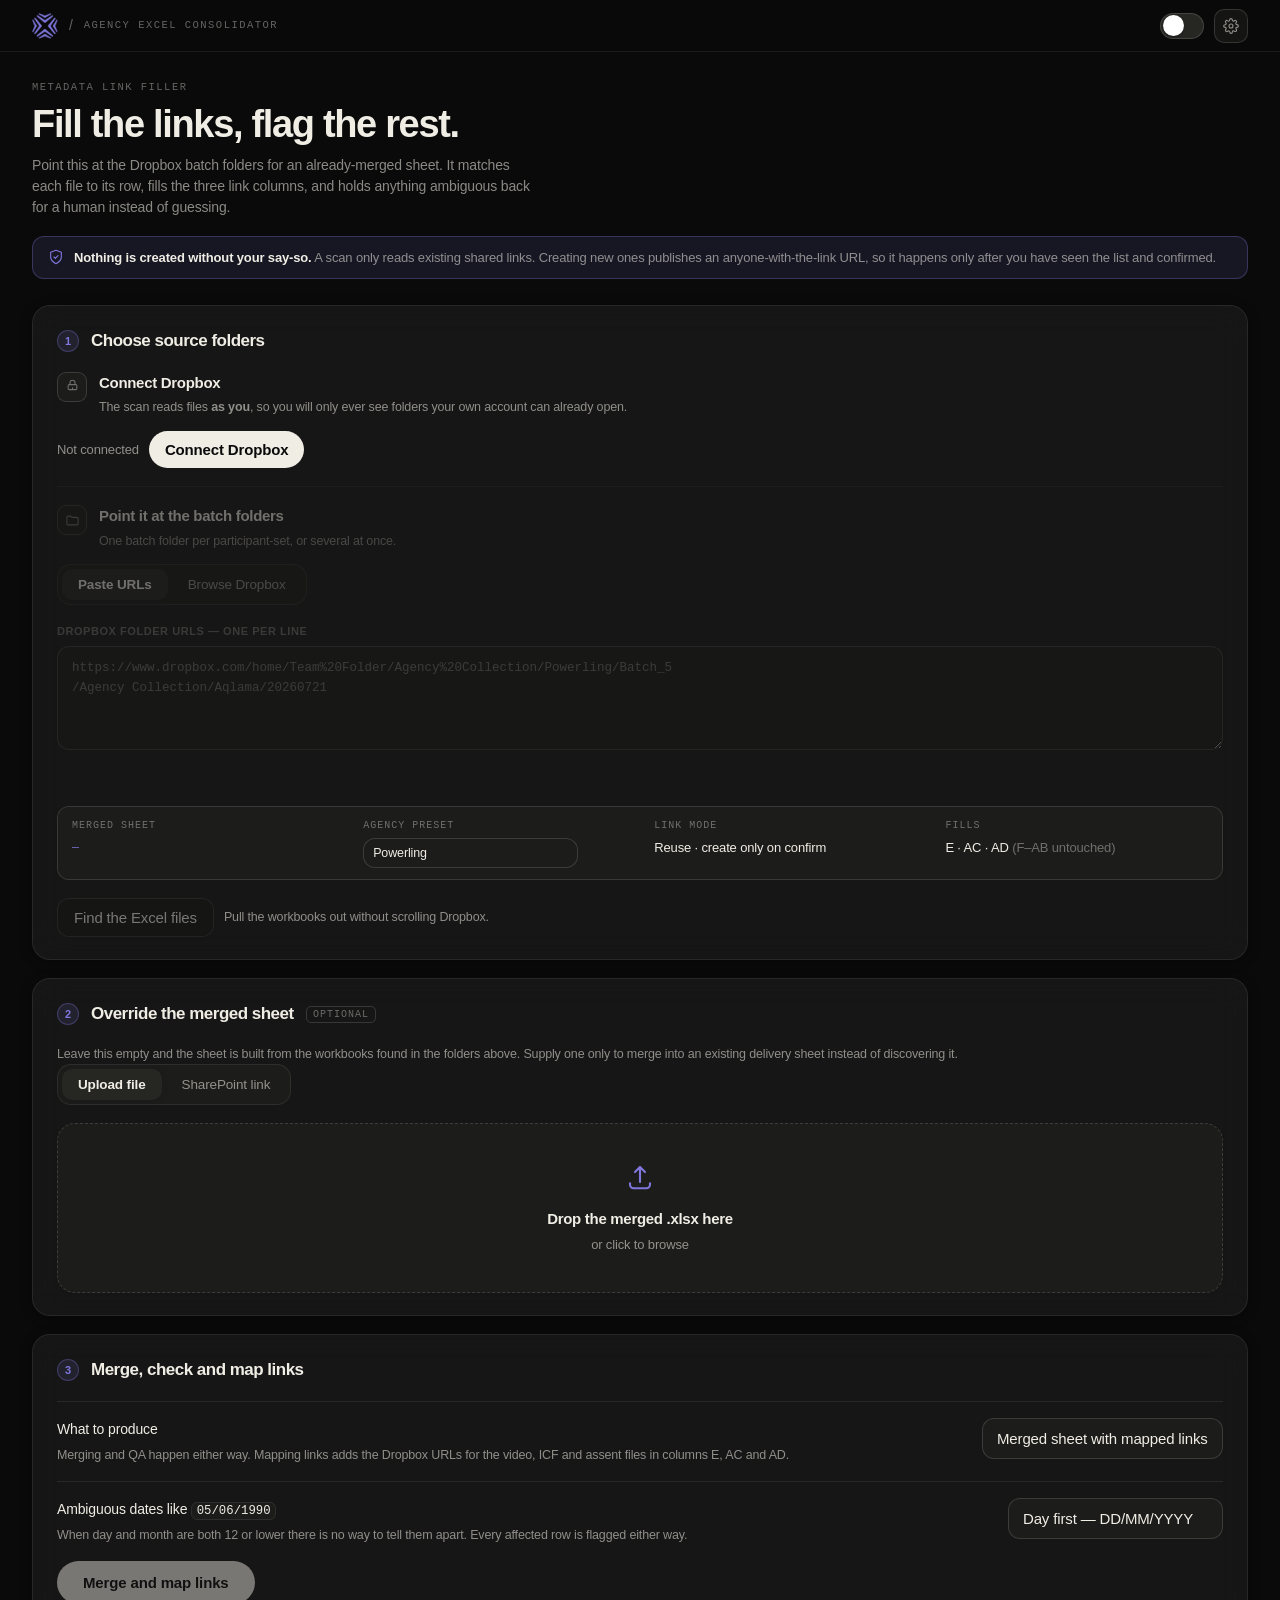
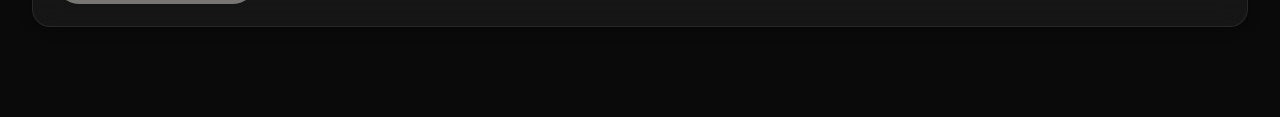
<file: index.html>
<!DOCTYPE html>
<html lang="en" data-theme="dark">
<head>
<meta charset="utf-8">
<meta name="viewport" content="width=device-width, initial-scale=1">
<title>Merge — Agency Excel Consolidator</title>
<link rel="icon" type="image/png" sizes="32x32" href="assets/favicon-32.png?v=17">
<link rel="apple-touch-icon" sizes="180x180" href="assets/favicon-180.png?v=17">
<link rel="stylesheet" href="css/styles.css?v=17">
</head>
<body>

<nav class="nav">
  <div class="nav-brand">
    <span class="nav-logo" role="img" aria-label="Centific Merge"></span>
    <span class="nav-sep">/</span>
    <span class="nav-sub">Agency Excel Consolidator</span>
  </div>
  <div class="nav-right">
    <button type="button" id="theme-toggle" class="theme-toggle" aria-label="Toggle light and dark theme"></button>
    <button type="button" id="settings-btn" class="icon-btn" aria-label="SharePoint settings">
      <svg class="ico" viewBox="0 0 24 24" aria-hidden="true">
        <circle cx="12" cy="12" r="3"/>
        <path d="M19.4 15a1.65 1.65 0 0 0 .33 1.82l.06.06a2 2 0 1 1-2.83 2.83l-.06-.06a1.65 1.65 0 0 0-1.82-.33 1.65 1.65 0 0 0-1 1.51V21a2 2 0 1 1-4 0v-.09A1.65 1.65 0 0 0 9 19.4a1.65 1.65 0 0 0-1.82.33l-.06.06a2 2 0 1 1-2.83-2.83l.06-.06a1.65 1.65 0 0 0 .33-1.82 1.65 1.65 0 0 0-1.51-1H3a2 2 0 1 1 0-4h.09A1.65 1.65 0 0 0 4.6 9a1.65 1.65 0 0 0-.33-1.82l-.06-.06a2 2 0 1 1 2.83-2.83l.06.06A1.65 1.65 0 0 0 9 4.6a1.65 1.65 0 0 0 1-1.51V3a2 2 0 1 1 4 0v.09a1.65 1.65 0 0 0 1 1.51 1.65 1.65 0 0 0 1.82-.33l.06-.06a2 2 0 1 1 2.83 2.83l-.06.06A1.65 1.65 0 0 0 19.4 9a1.65 1.65 0 0 0 1.51 1H21a2 2 0 1 1 0 4h-.09a1.65 1.65 0 0 0-1.51 1z"/>
      </svg>
    </button>
  </div>
</nav>

<main class="shell">


<div id="view-linkfiller">

  <header class="hero">
    <p class="hero-eyebrow">Metadata Link Filler</p>
    <h1 class="hero-title">Fill the links, flag the rest.</h1>
    <p class="hero-sub">
      Point this at the Dropbox batch folders for an already-merged sheet. It matches each file to its row, fills the
      three link columns, and holds anything ambiguous back for a human instead of guessing.
    </p>
    <div class="privacy-strip">
      <svg class="ico" viewBox="0 0 24 24" aria-hidden="true">
        <path d="M12 22s8-4 8-10V5l-8-3-8 3v7c0 6 8 10 8 10z"/>
        <path d="m9 12 2 2 4-4"/>
      </svg>
      <span><strong>Nothing is created without your say-so.</strong> A scan only reads existing shared links. Creating
        new ones publishes an anyone-with-the-link URL, so it happens only after you have seen the list and confirmed.</span>
    </div>
  </header>

  <section class="card">
    <div class="card-head">
      <span class="step">1</span>
      <h2>Choose source folders</h2>
    </div>

    <section class="sp-stage" id="lf-stage-connect">
      <div class="sp-stage-head">
        <span class="sp-marker" id="lf-marker-connect" aria-hidden="true">
          <svg class="ico" viewBox="0 0 24 24"><path d="M12 17v-3m-5 3h10a2 2 0 0 0 2-2v-4a2 2 0 0 0-2-2H7a2 2 0 0 0-2 2v4a2 2 0 0 0 2 2zM8 8V6a4 4 0 0 1 8 0v2"/></svg>
        </span>
        <div>
          <h3>Connect Dropbox</h3>
          <p class="hint">The scan reads files <strong>as you</strong>, so you will only ever see folders your own
            account can already open.</p>
        </div>
      </div>
      <div id="lf-unconfigured" class="notice notice-warn">
        <p><strong>This deployment isn't connected to Dropbox yet.</strong> It needs a one-time Dropbox app key.
          Whoever set this up can add it under
          <button type="button" class="linklike" id="lf-open-settings">Settings</button>.</p>
      </div>
      <div id="lf-scope-warning" class="notice notice-warn hidden"></div>
      <div class="sp-account" id="lf-account-row">
        <span id="lf-status" class="sp-status">Not connected</span>
        <button type="button" id="lf-connect" class="btn btn-primary">Connect Dropbox</button>
        <button type="button" id="lf-disconnect" class="btn btn-ghost hidden">Disconnect</button>
      </div>
    </section>

    <section class="sp-stage is-locked" id="lf-stage-folders">
      <div class="sp-stage-head">
        <span class="sp-marker" aria-hidden="true">
          <svg class="ico" viewBox="0 0 24 24"><path d="M3 7a2 2 0 0 1 2-2h4l2 2h8a2 2 0 0 1 2 2v8a2 2 0 0 1-2 2H5a2 2 0 0 1-2-2V7z"/></svg>
        </span>
        <div>
          <h3>Point it at the batch folders</h3>
          <p class="hint">One batch folder per participant-set, or several at once.</p>
        </div>
      </div>

      <div class="tabs" role="tablist">
        <button type="button" class="tab is-active" role="tab" data-srctab="paste" aria-selected="true">Paste URLs</button>
        <button type="button" class="tab" role="tab" data-srctab="browse" aria-selected="false">Browse Dropbox</button>
      </div>

      <div class="tab-panel is-active" data-srcpanel="paste">
        <label class="label" for="lf-urls">Dropbox folder URLs — one per line</label>
        <textarea id="lf-urls" rows="4" spellcheck="false" disabled
          placeholder="https://www.dropbox.com/home/Team%20Folder/Agency%20Collection/Powerling/Batch_5&#10;/Agency Collection/Aqlama/20260721"></textarea>
        <div id="lf-chips" class="chips"></div>
      </div>

      <div class="tab-panel" data-srcpanel="browse">
        <div class="tree">
          <div class="crumbs" id="lf-crumbs"></div>
          <div id="lf-nodes"></div>
        </div>
        <div class="srcbar">
          <span class="sum" id="lf-selcount">No folders selected</span>
          <button type="button" id="lf-clear-sel" class="linklike hidden">Clear</button>
          <button type="button" id="lf-use-selected" class="btn btn-secondary" disabled>Use selected folders</button>
        </div>
      </div>
    </section>

    <div class="cfgstrip">
      <div class="cfg"><div class="cfg-k">Merged sheet</div><div class="cfg-v mono" id="cfg-sheet">—</div></div>
      <div class="cfg"><div class="cfg-k">Agency preset</div><div class="cfg-v">
        <select id="lf-agency"><option value="Powerling">Powerling</option><option value="Aqlama">Aqlama</option></select>
      </div></div>
      <div class="cfg"><div class="cfg-k">Link mode</div><div class="cfg-v">Reuse · create only on confirm</div></div>
      <div class="cfg"><div class="cfg-k">Fills</div><div class="cfg-v">E · AC · AD <span class="cfg-mute">(F–AB untouched)</span></div></div>
    </div>

    <div class="lf-grab">
      <button type="button" id="lf-list-excels" class="btn btn-secondary" disabled>Find the Excel files</button>
      <button type="button" id="lf-zip-excels" class="btn btn-secondary hidden">Download all as .zip</button>
      <span class="hint" id="lf-grab-hint">Pull the workbooks out without scrolling Dropbox.</span>
    </div>

    <div id="lf-found-wrap" class="hidden">
      <div class="list-head">
        <h3>Excel files found <span id="lf-found-count" class="count-pill">0</span></h3>
        <button type="button" id="lf-find-files" class="linklike">Refresh</button>
      </div>
      <p class="hint">Every workbook discovered in the selected folders. Download one to inspect it if a
        merge reports unrecognised headers.</p>
      <ul id="lf-found-list" class="file-list"></ul>
    </div>

  </section>

  <section class="card">
    <div class="card-head">
      <span class="step">2</span>
      <h2>Override the merged sheet <span class="opt">optional</span></h2>
    </div>
    <p class="hint">Leave this empty and the sheet is built from the workbooks found in the folders above. Supply one
      only to merge into an existing delivery sheet instead of discovering it.</p>


    <div class="tabs" role="tablist">
      <button type="button" class="tab is-active" role="tab" data-lftab="upload" aria-selected="true">Upload file</button>
      <button type="button" class="tab" role="tab" data-lftab="sharepoint" aria-selected="false">SharePoint link</button>
    </div>

    <div class="tab-panel is-active" data-lfpanel="upload">
      <div id="lf-dropzone" class="dropzone" tabindex="0" role="button" aria-label="Choose the merged Excel file">
        <svg class="ico dropzone-icon" viewBox="0 0 24 24" aria-hidden="true">
          <path d="M12 16V4m0 0L8 8m4-4 4 4M4 17v1a3 3 0 0 0 3 3h10a3 3 0 0 0 3-3v-1"/>
        </svg>
        <p class="dropzone-title">Drop the merged .xlsx here</p>
        <p class="dropzone-sub">or click to browse</p>
      </div>
      <input type="file" id="lf-file-input" accept=".xlsx,.xlsm" hidden>
    </div>

    <div class="tab-panel" data-lfpanel="sharepoint">
      <p class="hint">Uses the same Microsoft 365 sign-in as the merger's SharePoint tab.</p>
      <label class="label" for="lf-sp-url">SharePoint link to the merged workbook</label>
      <textarea id="lf-sp-url" rows="2" spellcheck="false"
        placeholder="https://contoso.sharepoint.com/sites/Delivery/Shared%20Documents/Centaurus_v2.xlsx"></textarea>
      <button type="button" id="lf-sp-fetch" class="btn btn-secondary spaced-top">Fetch sheet</button>
    </div>

    <div id="lf-sheet-info" class="hidden">
      <div class="list-head">
        <h3>Sheet loaded</h3>
        <button type="button" id="lf-clear-sheet" class="linklike">Remove</button>
      </div>
      <ul class="file-list"><li id="lf-sheet-row"></li></ul>
      <label class="label spaced-top" for="lf-sheet-select">Worksheet</label>
      <select id="lf-sheet-select"></select>
    </div>
  </section>

  <section class="card">
    <div class="card-head">
      <span class="step">3</span>
      <h2>Merge, check and map links</h2>
    </div>

    <div class="option-row">
      <div class="option-text">
        <label for="lf-output">What to produce</label>
        <p class="hint">Merging and QA happen either way. Mapping links adds the Dropbox URLs for the video,
          ICF and assent files in columns E, AC and AD.</p>
      </div>
      <select id="lf-output">
        <option value="links">Merged sheet with mapped links</option>
        <option value="merge">Merged sheet only</option>
      </select>
    </div>

    <div class="option-row">
      <div class="option-text">
        <label for="lf-date-order">Ambiguous dates like <code>05/06/1990</code></label>
        <p class="hint">When day and month are both 12 or lower there is no way to tell them apart.
          Every affected row is flagged either way.</p>
      </div>
      <select id="lf-date-order">
        <option value="day">Day first — DD/MM/YYYY</option>
        <option value="month">Month first — MM/DD/YYYY</option>
      </select>
    </div>
    <button type="button" id="lf-scan" class="btn btn-primary btn-lg" disabled>Merge and map links</button>
    <div id="lf-progress" class="progress hidden"><span class="spinner"></span><span id="lf-progress-text">Working…</span></div>
    <div id="lf-error" class="notice notice-error hidden spaced-top"></div>
  </section>

  <section id="lf-results" class="card hidden">
    <div class="card-head">
      <h2>Results</h2>
      <div class="downloads">
        <button type="button" id="lf-create-links" class="btn btn-secondary hidden">Create missing links</button>
        <button type="button" id="lf-download" class="btn btn-primary">Download filled sheet</button>
      </div>
    </div>

    <div class="stats" id="lf-stats"></div>

    <div class="list-head">
      <h3>Filled rows</h3>
      <span class="hint">one row per video · AC / AD repeat per participant</span>
    </div>
    <div class="table-wrap">
      <div class="table-scroll">
        <table class="table lf-table">
          <thead>
            <tr>
              <th class="num">#</th><th>Participant (D)</th><th>Env (Q)</th><th>Expr (J)</th>
              <th>Video link (E)</th><th>ICF (AC)</th><th>Assent (AD)</th><th>Row</th>
            </tr>
          </thead>
          <tbody id="lf-body"></tbody>
        </table>
      </div>
    </div>
    <p id="lf-truncated" class="hint hidden"></p>

    <div class="panels">
      <div class="panel">
        <h3>Needs review <span id="lf-guard-count" class="count-pill">0</span></h3>
        <div id="lf-guards"></div>
      </div>
      <div class="panel">
        <h3>Match rules in effect</h3>
        <div id="lf-rules" class="rulelist"></div>
      </div>
    </div>

    <div class="notice spaced-top">
      <p><strong>Re-running is safe.</strong> Existing links are reused, so a second pass only fills what changed and
        never creates duplicate shares. Ephemeral <code>st=</code> tokens are dropped; the stored form is
        <code>scl/fi/&lt;id&gt;?rlkey=&lt;key&gt;&amp;dl=0</code>.</p>
    </div>
  </section>

</div><!-- /view-linkfiller -->

</main>

<div id="settings-modal" class="modal hidden" role="dialog" aria-modal="true" aria-labelledby="settings-title">
  <div class="modal-card">
    <h2 id="settings-title">Microsoft 365 connection</h2>
    <p class="hint">
      <strong>Set once per deployment — users never need to open this.</strong> To bake it in for everyone, put the
      same IDs in <code>config.js</code> instead; anything entered here overrides that, for this browser only.
    </p>
    <p class="hint">
      Your Microsoft 365 admin registers a single-page application in Azure AD and grants it the
      <strong>delegated</strong> <code>Files.Read.All</code> and <code>Sites.Read.All</code> permissions.
      Delegated means the app acts as each signed-in user and can never reach a file that user could not
      already open. See <code>README.md</code> for the exact request to send your admin.
    </p>

    <label class="label" for="cfg-client">Application (client) ID</label>
    <input type="text" id="cfg-client" spellcheck="false" placeholder="00000000-0000-0000-0000-000000000000">

    <label class="label" for="cfg-tenant">Directory (tenant) ID</label>
    <input type="text" id="cfg-tenant" spellcheck="false" placeholder="common">
    <p class="hint">Leave as <code>common</code> unless your admin gives you a specific tenant ID.</p>

    <label class="label">Redirect URI for your admin</label>
    <p class="hint">Must be added as a <strong>Single-page application</strong> platform, exactly as shown.</p>
    <code id="redirect-uri" class="redirect-uri"></code>

    <h2 class="modal-subhead">Dropbox connection</h2>
    <p class="hint">
      Only needed for the Link filler. Create a Dropbox app, tick <strong>all four</strong> of
      <code>account_info.read</code>, <code>files.metadata.read</code>, <code>sharing.read</code> and
      <code>sharing.write</code> on its Permissions tab, click <strong>Submit</strong>, then paste its App key.
      It is a public client using PKCE, so there is no app secret.
    </p>
    <p class="hint">
      <strong>Adding a permission does not upgrade an existing sign-in.</strong> If you connected before ticking
      them, disconnect and connect again or every call fails with <code>missing_scope</code>.
    </p>

    <label class="label" for="cfg-dropbox">Dropbox App key</label>
    <input type="text" id="cfg-dropbox" spellcheck="false" placeholder="abcd1234efgh567">

    <label class="label">Redirect URI for the Dropbox app</label>
    <code id="dbx-redirect-uri" class="redirect-uri"></code>

    <div class="modal-actions">
      <button type="button" id="cfg-cancel" class="btn btn-ghost">Cancel</button>
      <button type="button" id="cfg-save" class="btn btn-primary">Save</button>
    </div>
  </div>
</div>

<!-- ?v= busts the 10-minute GitHub Pages cache. Bump it when any of these change. -->
<script src="vendor/exceljs.min.js?v=17"></script>
<script src="vendor/fflate.min.js?v=17"></script>
<script src="vendor/msal-browser.min.js?v=17"></script>
<script src="config.js?v=17"></script>
<script src="js/xlsxsanitize.js?v=17"></script>
<script src="js/core.js?v=17"></script>
<script src="js/metadata.js?v=17"></script>
<script src="js/linkfiller.js?v=17"></script>
<script src="js/deliverymerge.js?v=17"></script>
<script src="js/sharepoint.js?v=17"></script>
<script src="js/dropbox.js?v=17"></script>
<script src="js/app.js?v=17"></script>
<script src="js/linkfillerui.js?v=17"></script>
</body>
</html>
</file>
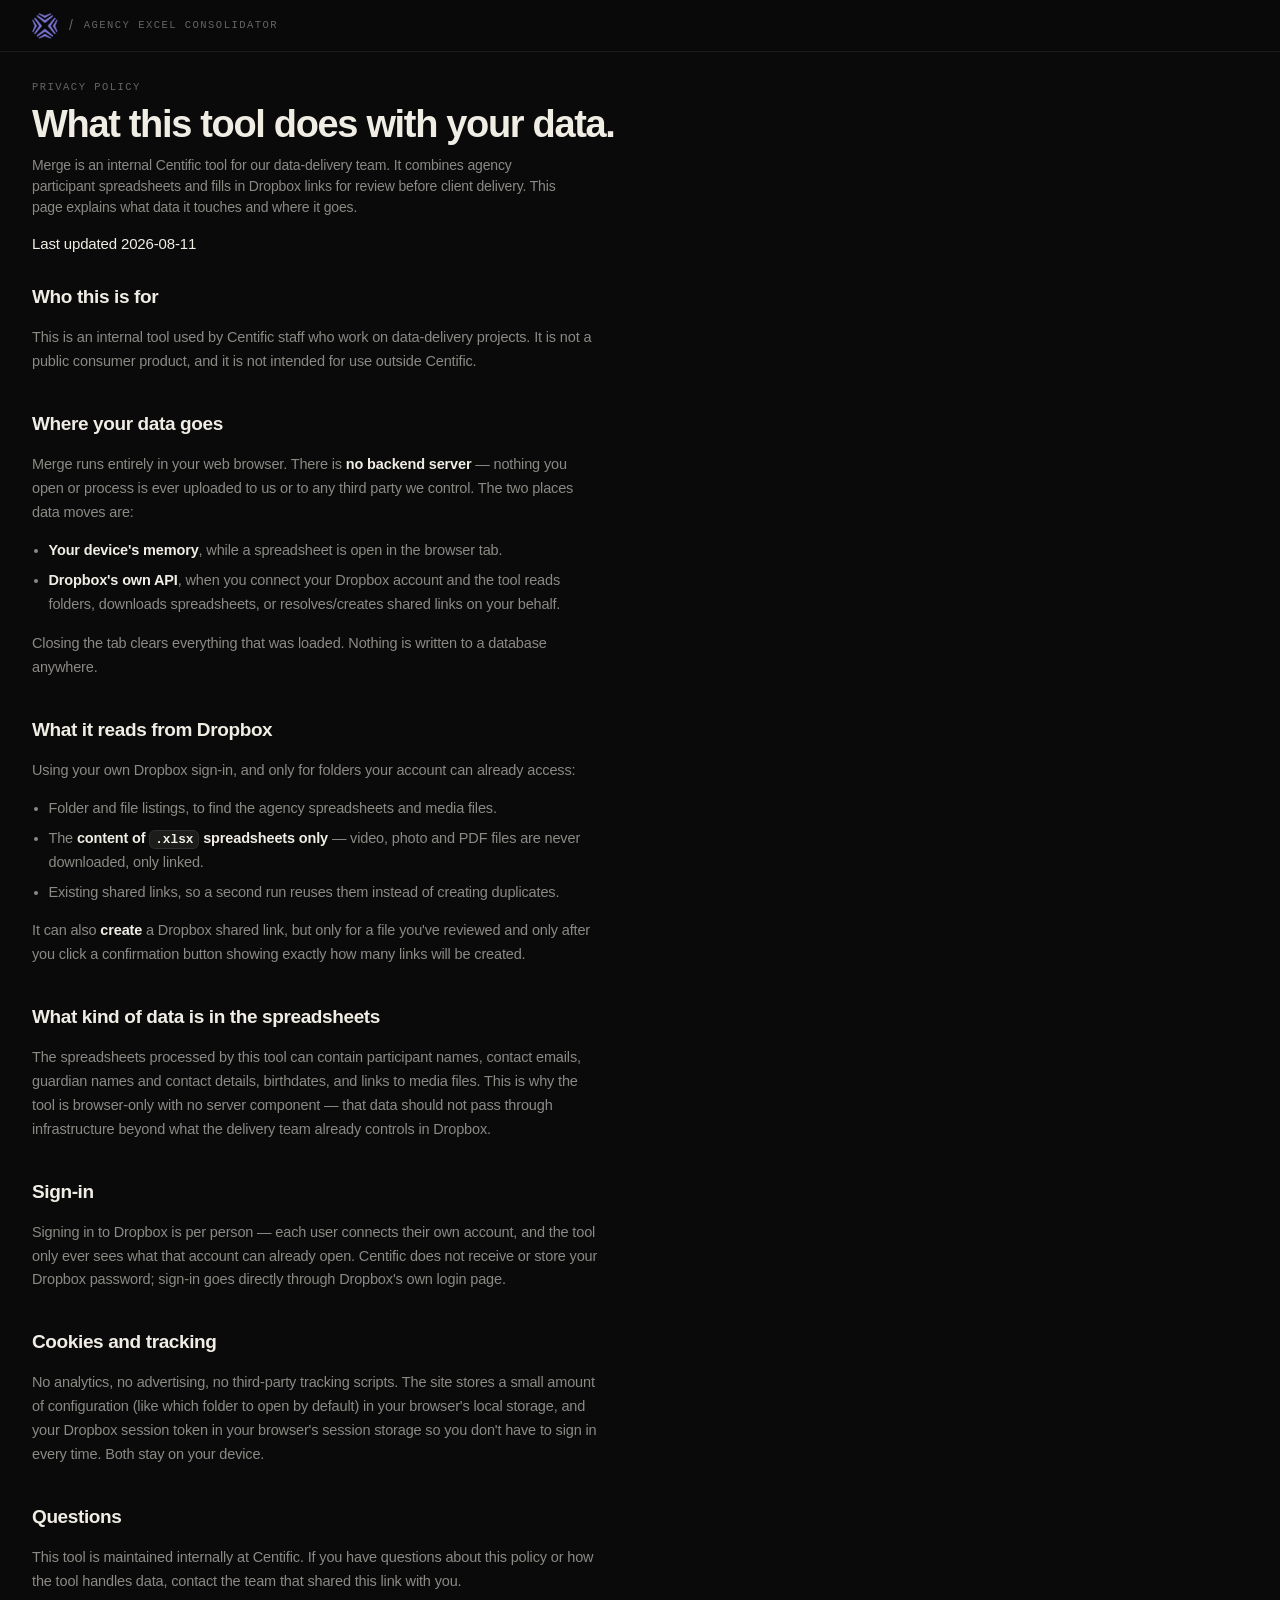
<file: privacy.html>
<!DOCTYPE html>
<html lang="en" data-theme="dark">
<head>
<meta charset="utf-8">
<meta name="viewport" content="width=device-width, initial-scale=1">
<title>Privacy Policy — Merge</title>
<link rel="icon" type="image/png" sizes="32x32" href="assets/favicon-32.png?v=17">
<link rel="apple-touch-icon" sizes="180x180" href="assets/favicon-180.png?v=17">
<link rel="stylesheet" href="css/styles.css?v=17">
<style>
  .doc { max-width: 68ch; }
  .doc h2 { font-size: 19px; margin: 36px 0 12px; letter-spacing: -.02em; }
  .doc h2:first-of-type { margin-top: 28px; }
  .doc p, .doc li { font-size: 14.5px; line-height: 1.65; color: var(--text2); }
  .doc ul { margin: 0 0 0 1.1em; padding: 0; }
  .doc li { margin-bottom: 6px; }
  .doc strong { color: var(--text); }
  .doc .updated { font-family: var(--font-mono); font-size: 12px; color: var(--text3); margin-top: 4px; }
</style>
</head>
<body>

<nav class="nav">
  <div class="nav-brand">
    <span class="nav-logo" role="img" aria-label="Centific Merge"></span>
    <span class="nav-sep">/</span>
    <span class="nav-sub">Agency Excel Consolidator</span>
  </div>
</nav>

<main class="shell">
  <header class="hero">
    <p class="hero-eyebrow">Privacy Policy</p>
    <h1 class="hero-title">What this tool does with your data.</h1>
    <p class="hero-sub doc">
      Merge is an internal Centific tool for our data-delivery team. It combines agency participant
      spreadsheets and fills in Dropbox links for review before client delivery. This page explains what
      data it touches and where it goes.
    </p>
    <p class="updated">Last updated 2026-08-11</p>
  </header>

  <div class="doc">
    <h2>Who this is for</h2>
    <p>
      This is an internal tool used by Centific staff who work on data-delivery projects. It is not a
      public consumer product, and it is not intended for use outside Centific.
    </p>

    <h2>Where your data goes</h2>
    <p>
      Merge runs entirely in your web browser. There is <strong>no backend server</strong> — nothing you
      open or process is ever uploaded to us or to any third party we control. The two places data
      moves are:
    </p>
    <ul>
      <li><strong>Your device's memory</strong>, while a spreadsheet is open in the browser tab.</li>
      <li><strong>Dropbox's own API</strong>, when you connect your Dropbox account and the tool reads
        folders, downloads spreadsheets, or resolves/creates shared links on your behalf.</li>
    </ul>
    <p>
      Closing the tab clears everything that was loaded. Nothing is written to a database anywhere.
    </p>

    <h2>What it reads from Dropbox</h2>
    <p>Using your own Dropbox sign-in, and only for folders your account can already access:</p>
    <ul>
      <li>Folder and file listings, to find the agency spreadsheets and media files.</li>
      <li>The <strong>content of <code>.xlsx</code> spreadsheets only</strong> — video, photo and PDF files
        are never downloaded, only linked.</li>
      <li>Existing shared links, so a second run reuses them instead of creating duplicates.</li>
    </ul>
    <p>
      It can also <strong>create</strong> a Dropbox shared link, but only for a file you've reviewed and
      only after you click a confirmation button showing exactly how many links will be created.
    </p>

    <h2>What kind of data is in the spreadsheets</h2>
    <p>
      The spreadsheets processed by this tool can contain participant names, contact emails, guardian
      names and contact details, birthdates, and links to media files. This is why the tool is
      browser-only with no server component — that data should not pass through infrastructure beyond
      what the delivery team already controls in Dropbox.
    </p>

    <h2>Sign-in</h2>
    <p>
      Signing in to Dropbox is per person — each user connects their own account, and the tool only ever
      sees what that account can already open. Centific does not receive or store your Dropbox password;
      sign-in goes directly through Dropbox's own login page.
    </p>

    <h2>Cookies and tracking</h2>
    <p>
      No analytics, no advertising, no third-party tracking scripts. The site stores a small amount of
      configuration (like which folder to open by default) in your browser's local storage, and your
      Dropbox session token in your browser's session storage so you don't have to sign in every time.
      Both stay on your device.
    </p>

    <h2>Questions</h2>
    <p>
      This tool is maintained internally at Centific. If you have questions about this policy or how the
      tool handles data, contact the team that shared this link with you.
    </p>
  </div>
</main>

</body>
</html>
</file>
<file: css/styles.css>
/* Centific design system — hairline borders, frosted glass, layered greys, spring motion. */

:root {
  --r: 12px;
  --rl: 18px;

  --brand: #7F77DD;
  --brand-dim: #6f66d4;
  --brand-soft: rgba(127, 119, 221, .12);
  --brand-line: rgba(127, 119, 221, .32);

  --amber: #F59E0B;
  --green: #22c55e;
  --red: #ef4444;
  --blue: #3b82f6;

  --ease: cubic-bezier(.4, 0, .2, 1);
  --ease-soft: cubic-bezier(.32, .72, 0, 1);
  --spring: cubic-bezier(.34, 1.2, .64, 1);

  --font: -apple-system, 'SF Pro Text', 'SF Pro Display', BlinkMacSystemFont, 'Helvetica Neue', sans-serif;
  --font-mono: ui-monospace, 'SF Mono', SFMono-Regular, Menlo, Consolas, monospace;

  --nav-h: 52px;
  --shell-max: 1280px;
  --shell-pad-x: clamp(16px, 4vw, 32px);
}

@media (min-width: 1440px) { :root { --shell-max: 1420px; --shell-pad-x: clamp(32px, 4vw, 56px); } }
@media (min-width: 1920px) { :root { --shell-max: 1560px; --shell-pad-x: clamp(56px, 6vw, 110px); } }

[data-theme="dark"] {
  --bg: #0a0a0a; --bg2: #141413; --bg3: #1c1c1a; --bg4: #262623;
  --text: #F0EDE5; --text2: rgba(240, 237, 229, .56); --text3: rgba(240, 237, 229, .40);
  --border: rgba(255, 255, 255, .08); --border-strong: rgba(255, 255, 255, .14);
  --card-bg: #141413; --input-bg: #1c1c1a; --nav-bg: rgba(10, 10, 10, .72);

  --accent: #F0EDE5; --accent-dim: #e6e3db; --accent-soft: rgba(255, 255, 255, .10);
  --pill-fg: #0a0a0a;
  --tile-bg: rgba(255, 255, 255, .05); --tile-blur: 16px;

  --shadow-sm: 0 2px 12px rgba(0, 0, 0, .4);
  --shadow-md: 0 8px 40px rgba(0, 0, 0, .5);
  --shadow-lg: 0 20px 60px rgba(0, 0, 0, .6);

  --amber-bg: rgba(245, 158, 11, .12); --amber-line: rgba(245, 158, 11, .35); --amber-fg: #fbbf24;
  --green-bg: rgba(34, 197, 94, .12);  --green-line: rgba(34, 197, 94, .35);  --green-fg: #86efac;
  --red-bg: rgba(239, 68, 68, .12);    --red-line: rgba(239, 68, 68, .35);    --red-fg: #fca5a5;
  --blue-bg: rgba(59, 130, 246, .12);  --blue-line: rgba(59, 130, 246, .35);  --blue-fg: #93c5fd;
}

[data-theme="light"] {
  --bg: #F1EDE6; --bg2: #ffffff; --bg3: #FBF9F4; --bg4: #E9E5DD;
  --text: #1A1815; --text2: rgba(26, 24, 20, .58); --text3: rgba(26, 24, 20, .42);
  --border: rgba(26, 24, 20, .10); --border-strong: rgba(26, 24, 20, .18);
  --card-bg: #ffffff; --input-bg: #F1EDE6; --nav-bg: rgba(241, 237, 230, .72);

  --accent: #1A1815; --accent-dim: #000000; --accent-soft: rgba(26, 24, 20, .08);
  --pill-fg: #F4F1EA;
  --tile-bg: rgba(255, 255, 255, .62); --tile-blur: 16px;

  --shadow-sm: 0 2px 12px rgba(0, 0, 0, .06);
  --shadow-md: 0 8px 40px rgba(0, 0, 0, .10);
  --shadow-lg: 0 20px 60px rgba(0, 0, 0, .12);

  --amber-bg: #FFF8EC; --amber-line: #f5d08a; --amber-fg: #92400E;
  --green-bg: #EAF3DE; --green-line: #bcd9a0; --green-fg: #27500A;
  --red-bg: #FEF2F2;   --red-line: #f3b6b6;   --red-fg: #991b1b;
  --blue-bg: #EFF6FF;  --blue-line: #b3d0f7;  --blue-fg: #1e3a8a;
}

* { box-sizing: border-box; }

body {
  margin: 0;
  background: var(--bg);
  color: var(--text);
  font-family: var(--font);
  font-size: 15px;
  line-height: 1.5;
  letter-spacing: -.01em;
  -webkit-font-smoothing: antialiased;
  transition: background .3s var(--ease), color .3s var(--ease);
}

h1, h2, h3 { margin: 0; font-weight: 600; letter-spacing: -.03em; }

code {
  font-family: var(--font-mono);
  font-size: .88em;
  background: var(--bg3);
  border: .5px solid var(--border);
  border-radius: 6px;
  padding: .1em .38em;
  letter-spacing: 0;
}

@keyframes fadeUp {
  from { opacity: 0; transform: translateY(14px); }
  to   { opacity: 1; transform: none; }
}

/* ─────────────── nav ─────────────── */

.nav {
  position: sticky;
  top: 0;
  z-index: 200;
  height: var(--nav-h);
  display: flex;
  align-items: center;
  justify-content: space-between;
  gap: 16px;
  padding: 0 var(--shell-pad-x);
  background: var(--nav-bg);
  backdrop-filter: saturate(180%) blur(20px);
  -webkit-backdrop-filter: saturate(180%) blur(20px);
  border-bottom: .5px solid var(--border);
}
.nav-brand { display: flex; align-items: center; gap: 11px; min-width: 0; }

/*
 * The mark is a solid shape on transparency, so masking it lets the brand colour
 * come from a CSS variable instead of being baked into the image.
 */
.nav-logo {
  width: 26px; height: 26px;
  flex: 0 0 26px;
  background-color: var(--brand);
  -webkit-mask: url('../assets/centific-mark.png?v=17') no-repeat center / contain;
  mask: url('../assets/centific-mark.png?v=17') no-repeat center / contain;
}
.nav-sep { color: var(--text3); font-size: 14px; }
.nav-sub {
  font-family: var(--font-mono);
  font-size: 10.5px;
  font-weight: 500;
  text-transform: uppercase;
  letter-spacing: .14em;
  color: var(--text3);
  white-space: nowrap;
  overflow: hidden;
  text-overflow: ellipsis;
}
.nav-right { display: flex; align-items: center; gap: 10px; }

.icon-btn {
  width: 34px; height: 34px;
  display: grid;
  place-items: center;
  border-radius: 10px;
  background: var(--bg2);
  border: .5px solid var(--border-strong);
  color: var(--text2);
  cursor: pointer;
  transition: background .2s var(--ease), color .2s var(--ease);
}
.icon-btn:hover { background: var(--bg4); color: var(--text); }
.icon-btn:active { transform: scale(.95); }
.icon-btn svg { width: 16px; height: 16px; }

svg.ico { fill: none; stroke: currentColor; stroke-width: 1.7; stroke-linecap: round; stroke-linejoin: round; }

/* iOS-style theme switch */
.theme-toggle {
  width: 44px; height: 26px;
  border-radius: 99px;
  background: var(--bg4);
  border: .5px solid var(--border-strong);
  padding: 0;
  position: relative;
  cursor: pointer;
  transition: background .25s var(--ease);
}
.theme-toggle::after {
  content: '';
  position: absolute;
  top: 1.5px; left: 2px;
  width: 21px; height: 21px;
  border-radius: 50%;
  background: #fff;
  box-shadow: 0 1px 3px rgba(0, 0, 0, .25);
  transition: transform .25s var(--spring);
}
[data-theme="light"] .theme-toggle { background: var(--accent); }
[data-theme="light"] .theme-toggle::after { transform: translateX(18px); }

/* ─────────────── shell ─────────────── */

.shell {
  max-width: var(--shell-max);
  margin: 0 auto;
  padding: 28px var(--shell-pad-x) 72px;
}

.hero { margin-bottom: 26px; animation: fadeUp .45s var(--spring) both; }
.hero-eyebrow {
  font-family: var(--font-mono);
  font-size: 10.5px;
  font-weight: 500;
  text-transform: uppercase;
  letter-spacing: .14em;
  color: var(--text3);
  margin: 0 0 8px;
}
.hero-title {
  font-size: clamp(26px, 3.2vw, 38px);
  font-weight: 600;
  letter-spacing: -.035em;
  line-height: 1.08;
}
.hero-sub {
  margin: 10px 0 0;
  font-size: clamp(14px, 1.05vw, 17px);
  font-weight: 300;
  line-height: 1.5;
  color: var(--text2);
  max-width: 64ch;
}

.privacy-strip {
  display: flex;
  align-items: flex-start;
  gap: 10px;
  margin-top: 18px;
  padding: 11px 15px;
  border-radius: var(--r);
  background: var(--brand-soft);
  border: .5px solid var(--brand-line);
  font-size: 13px;
  color: var(--text2);
}
.privacy-strip strong { color: var(--text); font-weight: 600; }
.privacy-strip svg { width: 16px; height: 16px; flex: 0 0 16px; margin-top: 1px; color: var(--brand); }

/* ─────────────── cards ─────────────── */

.card {
  background: var(--tile-bg);
  backdrop-filter: blur(var(--tile-blur));
  -webkit-backdrop-filter: blur(var(--tile-blur));
  border: .5px solid var(--border);
  border-radius: var(--rl);
  padding: 22px 24px;
  margin-bottom: 18px;
  box-shadow: var(--shadow-sm);
  transition: box-shadow .28s var(--ease-soft), border-color .28s var(--ease-soft);
  animation: fadeUp .45s var(--spring) both;
}
.card:hover { box-shadow: var(--shadow-md); border-color: var(--border-strong); }

.card-head { display: flex; align-items: center; gap: 12px; margin-bottom: 18px; flex-wrap: wrap; }
.card-head h2 { font-size: 17px; flex: 1 1 auto; }

.step {
  display: grid;
  place-items: center;
  width: 22px; height: 22px;
  flex: 0 0 22px;
  border-radius: 50%;
  background: var(--brand-soft);
  border: .5px solid var(--brand-line);
  color: var(--brand);
  font-size: 11px;
  font-weight: 700;
  font-variant-numeric: tabular-nums;
}

.label {
  display: block;
  font-size: 11px;
  font-weight: 600;
  text-transform: uppercase;
  letter-spacing: .05em;
  color: var(--text3);
  margin-bottom: 6px;
}

/* ─────────────── buttons ─────────────── */

.btn {
  font-family: var(--font);
  font-size: 15px;
  font-weight: 500;
  letter-spacing: -.01em;
  padding: 10px 16px;
  border-radius: var(--r);
  border: .5px solid transparent;
  display: inline-flex;
  align-items: center;
  justify-content: center;
  gap: 8px;
  cursor: pointer;
  transition: all .22s var(--ease);
}
.btn svg { width: 15px; height: 15px; }
.btn:focus-visible { outline: none; box-shadow: 0 0 0 4px var(--brand-soft); border-color: var(--brand); }

.btn-primary {
  background: var(--accent);
  color: var(--pill-fg);
  border: none;
  font-weight: 600;
  border-radius: 999px;
}
.btn-primary:hover:not(:disabled) { background: var(--accent-dim); transform: translateY(-1px); box-shadow: 0 6px 20px rgba(0, 0, 0, .3); }
.btn-primary:active:not(:disabled) { transform: scale(.98); }

.btn-secondary { background: var(--bg2); color: var(--text); border: .5px solid var(--border-strong); }
.btn-secondary:hover:not(:disabled) { background: var(--bg4); }
.btn-secondary:active:not(:disabled) { transform: scale(.98); }

.btn-ghost { background: transparent; color: var(--text2); border: .5px solid var(--border-strong); }
.btn-ghost:hover:not(:disabled) { background: var(--bg3); color: var(--text); }

.btn-lg { padding: 13px 26px; font-size: 15px; }
.btn:disabled { opacity: .45; cursor: not-allowed; transform: none; box-shadow: none; }

.linklike {
  background: none;
  border: 0;
  padding: 0;
  font: inherit;
  font-size: 13px;
  color: var(--brand);
  cursor: pointer;
  transition: color .18s var(--ease);
}
.linklike:hover { color: var(--text); }

/* ─────────────── tabs (segmented) ─────────────── */

.tabs {
  display: inline-flex;
  gap: 4px;
  background: var(--bg3);
  border: .5px solid var(--border);
  border-radius: 14px;
  padding: 4px;
  margin-bottom: 18px;
}
.tab {
  font-family: var(--font);
  font-size: 13.5px;
  font-weight: 500;
  letter-spacing: -.01em;
  color: var(--text2);
  background: transparent;
  border: none;
  border-radius: 10px;
  padding: 8px 16px;
  cursor: pointer;
  transition: background .18s var(--ease), color .18s var(--ease);
}
.tab:hover { color: var(--text); }
.tab.is-active { background: var(--bg2); color: var(--text); font-weight: 600; box-shadow: 0 1px 6px rgba(0, 0, 0, .1); }
[data-theme="dark"] .tab.is-active { background: var(--bg4); }

.tab-panel { display: none; }
.tab-panel.is-active { display: block; animation: fadeUp .3s var(--ease-soft) both; }

/* ─────────────── dropzone ─────────────── */

.dropzone {
  border: 1px dashed var(--border-strong);
  border-radius: var(--rl);
  background: var(--bg3);
  padding: 38px 20px;
  text-align: center;
  cursor: pointer;
  transition: border-color .22s var(--ease), background .22s var(--ease), transform .22s var(--ease);
}
.dropzone:hover, .dropzone:focus-visible, .dropzone.is-over {
  border-color: var(--brand);
  background: var(--brand-soft);
  outline: none;
  transform: translateY(-1px);
}
.dropzone-icon { width: 30px; height: 30px; color: var(--brand); margin-bottom: 10px; }
.dropzone-title { margin: 0; font-size: 15px; font-weight: 600; letter-spacing: -.02em; }
.dropzone-sub { margin: 4px 0 0; font-size: 13px; font-weight: 300; color: var(--text2); }

/* ─────────────── forms ─────────────── */

textarea, input[type="text"], input[type="search"], select {
  font-family: var(--font);
  font-size: 15px;
  width: 100%;
  padding: 11px 14px;
  color: var(--text);
  background: var(--input-bg);
  border: .5px solid var(--border-strong);
  border-radius: var(--r);
  letter-spacing: -.01em;
  outline: none;
  -webkit-appearance: none;
  transition: all .2s var(--ease);
}
textarea { resize: vertical; font-family: var(--font-mono); font-size: 12.5px; letter-spacing: 0; line-height: 1.6; }
::placeholder { color: var(--text3); }
textarea:focus, input:focus, select:focus {
  border-color: var(--brand);
  background: var(--bg2);
  box-shadow: 0 0 0 4px var(--brand-soft);
}
select { width: auto; min-width: 215px; cursor: pointer; }

.hint { font-size: 12.5px; font-weight: 300; color: var(--text2); margin: 6px 0 0; line-height: 1.5; }

/* ─────────────── notices ─────────────── */

.notice {
  border-radius: var(--r);
  padding: 12px 15px;
  font-size: 13.5px;
  border: .5px solid;
  white-space: pre-line;
}
.notice p { margin: 0; }
.notice-warn { background: var(--amber-bg); border-color: var(--amber-line); color: var(--text); }
.notice-error { background: var(--red-bg); border-color: var(--red-line); color: var(--text); }

/* ─────────────── sharepoint ─────────────── */

.sp-stage {
  padding: 18px 0;
  border-top: .5px solid var(--border);
  transition: opacity .25s var(--ease);
}
.sp-stage:first-of-type { border-top: 0; padding-top: 0; }
.sp-stage.is-locked { opacity: .42; }

.sp-stage-head { display: flex; align-items: flex-start; gap: 12px; margin-bottom: 14px; }
.sp-stage-head h3 { font-size: 15px; letter-spacing: -.02em; }
.sp-stage-head .hint { margin-top: 4px; }

.sp-marker {
  display: grid;
  place-items: center;
  width: 30px; height: 30px;
  flex: 0 0 30px;
  border-radius: 9px;
  background: var(--bg3);
  border: .5px solid var(--border-strong);
  color: var(--text3);
  transition: background .25s var(--ease), color .25s var(--ease), border-color .25s var(--ease);
}
.sp-marker svg { width: 15px; height: 15px; }
.sp-marker.is-done {
  background: var(--green-bg);
  border-color: var(--green-line);
  color: var(--green-fg);
}

.sp-account { display: flex; align-items: center; gap: 10px; flex-wrap: wrap; }
.sp-status { font-size: 13px; color: var(--text2); }
.sp-status.is-on { color: var(--green-fg); font-weight: 500; }

/* ─────────────── file list ─────────────── */

.list-head {
  display: flex;
  align-items: center;
  justify-content: space-between;
  gap: 12px;
  margin: 22px 0 10px;
  padding-top: 18px;
  border-top: .5px solid var(--border);
}
.list-head h3 { font-size: 11px; font-weight: 600; text-transform: uppercase; letter-spacing: .05em; color: var(--text3); display: flex; align-items: center; gap: 8px; }

.count-pill {
  min-width: 22px; height: 18px;
  display: inline-grid;
  place-items: center;
  padding: 0 6px;
  border-radius: 9px;
  background: var(--brand-soft);
  border: .5px solid var(--brand-line);
  color: var(--brand);
  font-size: 11px;
  font-weight: 600;
  font-variant-numeric: tabular-nums;
  letter-spacing: 0;
}

.file-list { list-style: none; margin: 0; padding: 0; display: flex; flex-direction: column; gap: 7px; }
.file-list li {
  display: flex;
  align-items: center;
  gap: 12px;
  padding: 11px 14px;
  background: var(--bg3);
  border: .5px solid var(--border);
  border-radius: var(--r);
  transition: border-color .2s var(--ease), background .2s var(--ease);
  animation: fadeUp .3s var(--spring) both;
}
.file-list li:hover { border-color: var(--border-strong); background: var(--bg4); }
.file-icon { width: 16px; height: 16px; flex: 0 0 16px; color: var(--green); }
.file-name { font-size: 13.5px; font-weight: 500; word-break: break-all; }
.file-meta {
  margin-left: auto;
  font-family: var(--font-mono);
  font-size: 10.5px;
  text-transform: uppercase;
  letter-spacing: .08em;
  color: var(--text3);
  white-space: nowrap;
}
.file-remove {
  background: none;
  border: 0;
  cursor: pointer;
  color: var(--text3);
  display: grid;
  place-items: center;
  width: 22px; height: 22px;
  border-radius: 6px;
  transition: color .18s var(--ease), background .18s var(--ease);
}
.file-remove svg { width: 14px; height: 14px; }
.file-remove:hover { color: var(--red); background: var(--red-bg); }

/* ─────────────── options ─────────────── */

.option-row {
  display: flex;
  align-items: flex-start;
  justify-content: space-between;
  gap: 24px;
  padding: 16px 0;
  border-top: .5px solid var(--border);
}
.option-row:first-of-type { border-top: 0; padding-top: 0; }
.option-text { flex: 1 1 auto; min-width: 0; }
.option-text > label { font-size: 14px; font-weight: 500; letter-spacing: -.01em; }

.switch {
  width: 44px; height: 26px;
  flex: 0 0 44px;
  border-radius: 99px;
  background: var(--bg4);
  border: .5px solid var(--border-strong);
  padding: 0;
  position: relative;
  cursor: pointer;
  margin-top: 2px;
  transition: background .25s var(--ease);
}
.switch::after {
  content: '';
  position: absolute;
  top: 1.5px; left: 2px;
  width: 21px; height: 21px;
  border-radius: 50%;
  background: #fff;
  box-shadow: 0 1px 3px rgba(0, 0, 0, .25);
  transition: transform .25s var(--spring);
}
.switch[aria-checked="true"] { background: var(--brand); border-color: var(--brand); }
.switch[aria-checked="true"]::after { transform: translateX(18px); }

/* ─────────────── progress ─────────────── */

.progress {
  display: flex;
  align-items: center;
  gap: 10px;
  margin-top: 16px;
  font-size: 13px;
  color: var(--text2);
}
.spinner {
  width: 14px; height: 14px;
  flex: 0 0 14px;
  border: 1.5px solid var(--border-strong);
  border-top-color: var(--brand);
  border-radius: 50%;
  animation: spin .7s linear infinite;
}
@keyframes spin { to { transform: rotate(360deg); } }

/* ─────────────── stats ─────────────── */

.stats {
  display: grid;
  grid-template-columns: repeat(5, 1fr);
  gap: 12px;
  margin-bottom: 22px;
}
.stat {
  background: var(--bg3);
  border: .5px solid var(--border);
  border-radius: var(--r);
  padding: 16px 18px;
  transition: border-color .22s var(--ease);
}
.stat:hover { border-color: var(--border-strong); }
.stat-value { font-size: 34px; font-weight: 300; line-height: 1; letter-spacing: -.04em; font-variant-numeric: tabular-nums; }
.stat-label {
  margin-top: 8px;
  font-size: 10.5px;
  font-weight: 600;
  text-transform: uppercase;
  letter-spacing: .07em;
  color: var(--text3);
}
.stat.review .stat-value { color: var(--amber-fg); }
.stat.error .stat-value { color: var(--red-fg); }
.stat.fixed .stat-value { color: var(--green-fg); }

/* ─────────────── tables ─────────────── */

.table-wrap {
  background: var(--card-bg);
  border: .5px solid var(--border);
  border-radius: var(--rl);
  overflow: hidden;
  box-shadow: var(--shadow-sm);
  margin-bottom: 20px;
}
.table-scroll { overflow: auto; max-height: 540px; }

table.grid { width: 100%; border-collapse: collapse; }
table.grid thead th {
  position: sticky;
  top: 0;
  z-index: 1;
  background: var(--bg3);
  font-size: 11px;
  font-weight: 600;
  letter-spacing: .07em;
  text-transform: uppercase;
  color: var(--text3);
  text-align: left;
  padding: 12px 14px;
  border-bottom: .5px solid var(--border);
  white-space: nowrap;
}
table.grid tbody tr { border-bottom: .5px solid var(--border); transition: background .18s var(--ease); }
table.grid tbody tr:last-child { border-bottom: none; }
table.grid tbody tr:hover { background: var(--bg3); }
table.grid td { padding: 11px 14px; font-size: 14px; vertical-align: top; letter-spacing: -.005em; }

.qa-table { min-width: 1080px; }
.qa-table td { font-size: 13px; }
.qa-table .col-check { white-space: nowrap; font-weight: 500; }
.qa-table .mono {
  font-family: var(--font-mono);
  font-size: 11.5px;
  letter-spacing: 0;
  max-width: 190px;
  word-break: break-word;
  color: var(--text2);
}
.qa-table .num { font-family: var(--font-mono); font-size: 11.5px; letter-spacing: 0; text-align: right; white-space: nowrap; color: var(--text3); font-variant-numeric: tabular-nums; }
.qa-table .col-detail { min-width: 260px; font-weight: 300; color: var(--text2); }
.sources-table td { font-size: 13px; }
.sources-table .skipped { color: var(--red-fg); font-weight: 500; }

.sev {
  display: inline-block;
  padding: 3px 8px;
  border-radius: 6px;
  font-size: 10px;
  font-weight: 700;
  letter-spacing: .06em;
  text-transform: uppercase;
  white-space: nowrap;
  border: .5px solid transparent;
}
.sev-error  { background: var(--red-bg);   border-color: var(--red-line);   color: var(--red-fg); }
.sev-review { background: var(--amber-bg); border-color: var(--amber-line); color: var(--amber-fg); }
.sev-fixed  { background: var(--green-bg); border-color: var(--green-line); color: var(--green-fg); }

/* ─────────────── qa controls ─────────────── */

.qa-controls { display: flex; align-items: center; gap: 14px; margin-bottom: 14px; flex-wrap: wrap; }
.filters { display: inline-flex; gap: 3px; background: var(--bg3); border: .5px solid var(--border); border-radius: var(--r); padding: 3px; }
.chip {
  font-family: var(--font);
  font-size: 12.5px;
  font-weight: 500;
  color: var(--text2);
  background: none;
  border: none;
  border-radius: 9px;
  padding: 6px 13px;
  cursor: pointer;
  transition: all .2s var(--ease);
}
.chip:hover { color: var(--text); }
.chip.is-active { background: var(--bg2); color: var(--text); font-weight: 600; box-shadow: 0 1px 6px rgba(0, 0, 0, .1); }
[data-theme="dark"] .chip.is-active { background: var(--bg4); }
#qa-search { flex: 1 1 200px; max-width: 320px; font-size: 13.5px; padding: 8px 13px; }

.downloads { display: flex; gap: 9px; flex-wrap: wrap; }

/* ─────────────── modal ─────────────── */

.modal {
  position: fixed;
  inset: 0;
  z-index: 500;
  background: rgba(0, 0, 0, .5);
  backdrop-filter: blur(8px);
  -webkit-backdrop-filter: blur(8px);
  display: flex;
  align-items: flex-start;
  justify-content: center;
  padding: 24px;
  overflow-y: auto;
}
.modal-card {
  background: var(--card-bg);
  border: .5px solid var(--border-strong);
  border-radius: 24px;
  width: 100%;
  max-width: 560px;
  margin: auto;
  padding: 26px 28px 24px;
  box-shadow: var(--shadow-lg);
  animation: fadeUp .4s var(--spring) both;
}
.modal-card h2 { font-size: 20px; letter-spacing: -.02em; margin-bottom: 10px; }
.modal-card .label { margin-top: 18px; }
.redirect-uri {
  display: block;
  margin-top: 6px;
  padding: 10px 12px;
  background: var(--bg3);
  border: .5px solid var(--border);
  border-radius: var(--r);
  font-family: var(--font-mono);
  font-size: 11.5px;
  letter-spacing: 0;
  word-break: break-all;
  color: var(--text2);
}
.modal-actions { display: flex; justify-content: flex-end; gap: 9px; margin-top: 24px; }

/* ─────────────── link filler ─────────────── */

.modes { display: inline-flex; gap: 3px; background: var(--bg3); border: .5px solid var(--border); border-radius: var(--r); padding: 3px; margin-left: 4px; }

/* Read-only confirmation of the locked decisions, so a wrong target is visible before a run. */
.cfgstrip {
  display: grid;
  grid-template-columns: repeat(4, 1fr);
  gap: .5px;
  margin-top: 20px;
  background: var(--border);
  border: .5px solid var(--border);
  border-radius: var(--r);
  overflow: hidden;
}
.cfg { background: var(--bg3); padding: 11px 14px; min-width: 0; }
.cfg-k {
  font-family: var(--font-mono);
  font-size: 10px;
  letter-spacing: .1em;
  text-transform: uppercase;
  color: var(--text3);
  margin-bottom: 5px;
}
.cfg-v { font-size: 13px; font-weight: 500; min-width: 0; }
.cfg-v.mono { font-family: var(--font-mono); font-size: 11.5px; letter-spacing: 0; color: var(--brand); overflow: hidden; text-overflow: ellipsis; white-space: nowrap; }
.cfg-v select { margin: 0; height: 30px; padding: 0 26px 0 9px; font-size: 12.5px; }
.cfg-mute { color: var(--text3); font-weight: 400; }

/* Per-line validation of pasted folder URLs, including the reject state for share links. */
.chips { display: flex; flex-direction: column; gap: 6px; margin-top: 12px; }
.urlchip {
  display: flex;
  align-items: center;
  gap: 10px;
  padding: 8px 12px;
  border: .5px solid var(--border);
  border-radius: var(--r);
  background: var(--bg3);
}
.urlchip .st {
  width: 18px; height: 18px;
  flex: 0 0 18px;
  border-radius: 5px;
  display: grid;
  place-items: center;
  background: var(--green-bg);
  color: var(--green-fg);
}
.urlchip .st svg { width: 11px; height: 11px; }
.urlchip.is-bad .st { background: var(--red-bg); color: var(--red-fg); }
.urlchip .path {
  font-family: var(--font-mono);
  font-size: 11.5px;
  letter-spacing: 0;
  flex: 1;
  min-width: 0;
  overflow: hidden;
  text-overflow: ellipsis;
  white-space: nowrap;
}
.urlchip.is-bad .path { color: var(--red-fg); }
.urlchip .why { font-size: 11.5px; color: var(--text3); flex: 0 0 auto; }

/* ── Dropbox folder browser ── */

.tree {
  margin-top: 12px;
  border: .5px solid var(--border);
  border-radius: var(--r);
  overflow: hidden;
  background: var(--bg3);
}
.crumbs {
  display: flex;
  align-items: center;
  flex-wrap: wrap;
  gap: 5px;
  padding: 9px 13px;
  background: var(--bg4);
  border-bottom: .5px solid var(--border);
  font-family: var(--font-mono);
  font-size: 11.5px;
  letter-spacing: 0;
  color: var(--text3);
}
.crumb {
  background: none;
  border: 0;
  padding: 2px 4px;
  border-radius: 5px;
  font: inherit;
  color: var(--text2);
  cursor: pointer;
}
.crumb:hover { color: var(--text); background: var(--bg2); }
.crumb.is-current { color: var(--text); font-weight: 500; cursor: default; }
.crumb.is-current:hover { background: none; }
.crumb-sep { color: var(--text3); opacity: .6; }

.node {
  display: flex;
  align-items: center;
  gap: 11px;
  padding: 9px 13px;
  border-bottom: .5px solid var(--border);
  cursor: pointer;
  transition: background .16s var(--ease);
}
.node:last-child { border-bottom: none; }
.node:hover { background: var(--bg4); }
.node:focus-visible { outline: none; background: var(--bg4); box-shadow: inset 0 0 0 2px var(--brand-line); }
.node.is-selected { background: var(--brand-soft); }

.node-check {
  width: 18px; height: 18px;
  flex: 0 0 18px;
  border-radius: 5px;
  border: 1px solid var(--border-strong);
  background: var(--bg2);
  display: grid;
  place-items: center;
  color: transparent;
  transition: background .16s var(--ease), border-color .16s var(--ease), color .16s var(--ease);
}
.node-check svg { width: 12px; height: 12px; }
.node.is-selected .node-check { background: var(--brand); border-color: var(--brand); color: #fff; }
.node-folder { width: 16px; height: 16px; flex: 0 0 16px; color: var(--brand); }
.node-name { font-size: 13.5px; font-weight: 500; flex: 1; min-width: 0; word-break: break-word; }
.node-open {
  background: none;
  border: 0;
  padding: 3px 7px;
  border-radius: 6px;
  color: var(--text3);
  cursor: pointer;
  font-size: 12px;
  flex: 0 0 auto;
  transition: color .16s var(--ease), background .16s var(--ease);
}
.node-open:hover { color: var(--text); background: var(--bg2); }
.node-empty { padding: 20px 14px; text-align: center; font-size: 13px; color: var(--text3); }

.srcbar { display: flex; align-items: center; gap: 12px; margin-top: 12px; flex-wrap: wrap; }
.srcbar .sum { font-size: 12.5px; color: var(--text2); }
.srcbar .sum b { color: var(--text); font-weight: 600; }
.srcbar .btn { margin-left: auto; }

.lf-table { min-width: 1180px; }
.lf-table td { font-size: 13px; }
.lf-link { display: flex; align-items: center; gap: 7px; max-width: 260px; }
.lf-link .url {
  font-family: var(--font-mono);
  font-size: 11px;
  letter-spacing: 0;
  color: var(--brand);
  overflow: hidden;
  text-overflow: ellipsis;
  white-space: nowrap;
}
.lf-link.is-repeat .url { color: var(--text3); font-family: var(--font); font-size: 12px; }
.lf-link.is-empty .url { color: var(--red-fg); font-family: var(--font); font-size: 12px; font-style: italic; }

.pill {
  font-family: var(--font-mono);
  font-size: 9.5px;
  letter-spacing: .04em;
  padding: 1px 5px;
  border-radius: 5px;
  flex: 0 0 auto;
  border: .5px solid transparent;
}
.pill-reuse { background: var(--brand-soft); border-color: var(--brand-line); color: var(--brand); }
.pill-new { background: var(--green-bg); border-color: var(--green-line); color: var(--green-fg); }

.rowstat { display: inline-flex; align-items: center; gap: 6px; font-size: 12.5px; font-weight: 500; white-space: nowrap; }
.rowstat .d { width: 7px; height: 7px; border-radius: 50%; flex: 0 0 7px; }
.rowstat.ok { color: var(--green-fg); } .rowstat.ok .d { background: var(--green-fg); }
.rowstat.warn { color: var(--amber-fg); } .rowstat.warn .d { background: var(--amber-fg); }
.rowstat.err { color: var(--red-fg); } .rowstat.err .d { background: var(--red-fg); }
.rowstat.skip { color: var(--text3); } .rowstat.skip .d { background: var(--text3); }
.rowstat.pending { color: var(--brand); } .rowstat.pending .d { background: var(--brand); }

/* Blue-ish, not amber: waiting on a link is a pending action, not a QA problem. */
tr.is-pending td { background: var(--brand-soft); }
tr.is-review td { background: var(--amber-bg); }
tr.is-missing td { background: var(--red-bg); }

.panels { display: grid; grid-template-columns: 1.4fr 1fr; gap: 16px; margin-top: 22px; }
.panel { background: var(--bg3); border: .5px solid var(--border); border-radius: var(--rl); overflow: hidden; }
.panel h3 {
  font-size: 13.5px;
  padding: 13px 16px 11px;
  border-bottom: .5px solid var(--border);
  display: flex;
  align-items: center;
  gap: 9px;
}
.guard { display: flex; gap: 11px; padding: 12px 16px; border-bottom: .5px solid var(--border); }
.guard:last-child { border-bottom: none; }
.guard-ico {
  width: 20px; height: 20px;
  flex: 0 0 20px;
  border-radius: 6px;
  display: grid;
  place-items: center;
  font-family: var(--font-mono);
  font-weight: 600;
  font-size: 11px;
}
.guard-ico.warn { background: var(--amber-bg); color: var(--amber-fg); }
.guard-ico.error { background: var(--red-bg); color: var(--red-fg); }
.guard-body b { font-size: 12.5px; font-weight: 600; }
.guard-body p { margin: 3px 0 0; font-size: 12px; font-weight: 300; color: var(--text2); }
.guard-who { font-family: var(--font-mono); font-size: 11px; letter-spacing: 0; color: var(--text); }

.rulelist { padding: 6px 0; }
.rule { display: flex; gap: 9px; padding: 8px 16px; font-size: 12px; align-items: flex-start; color: var(--text2); }
.rule code { flex: 0 0 auto; }
.rule .arrow { color: var(--text3); }

@media (max-width: 900px) {
  .cfgstrip { grid-template-columns: repeat(2, 1fr); }
  .panels { grid-template-columns: 1fr; }
}
/* The nav already drops its subtitle here, so the switch shrinks rather than disappearing —
   hiding it would strand the user in whichever tool happened to be open. */
@media (max-width: 760px) {
  .modes { margin-left: 0; }
  .modes .chip { padding: 6px 9px; font-size: 12px; }
}

.lf-grab { display: flex; align-items: center; gap: 10px; margin-top: 18px; flex-wrap: wrap; }
.lf-grab .hint { margin: 0; }

.opt {
  font-family: var(--font-mono);
  font-size: 10px;
  letter-spacing: .1em;
  text-transform: uppercase;
  color: var(--text3);
  border: .5px solid var(--border-strong);
  border-radius: 5px;
  padding: 2px 6px;
  margin-left: 8px;
  vertical-align: middle;
  font-weight: 400;
}

.spaced-top { margin-top: 16px; }
.modal-subhead { font-size: 16px; margin-top: 26px; padding-top: 20px; border-top: .5px solid var(--border); }

.hidden { display: none !important; }

/* ─────────────── responsive ─────────────── */

@media (max-width: 860px) { .stats { grid-template-columns: repeat(3, 1fr); } }
@media (max-width: 520px) { .stats { grid-template-columns: repeat(2, 1fr); } }

@media (max-width: 760px) {
  .shell { padding: 20px 16px 56px; }
  .card { padding: 18px 16px; }
  .nav { padding: 0 16px; }
  .nav-sep, .nav-sub { display: none; }
  .option-row { flex-direction: column; gap: 12px; }
  .stat-value { font-size: 28px; }
}
</file>
